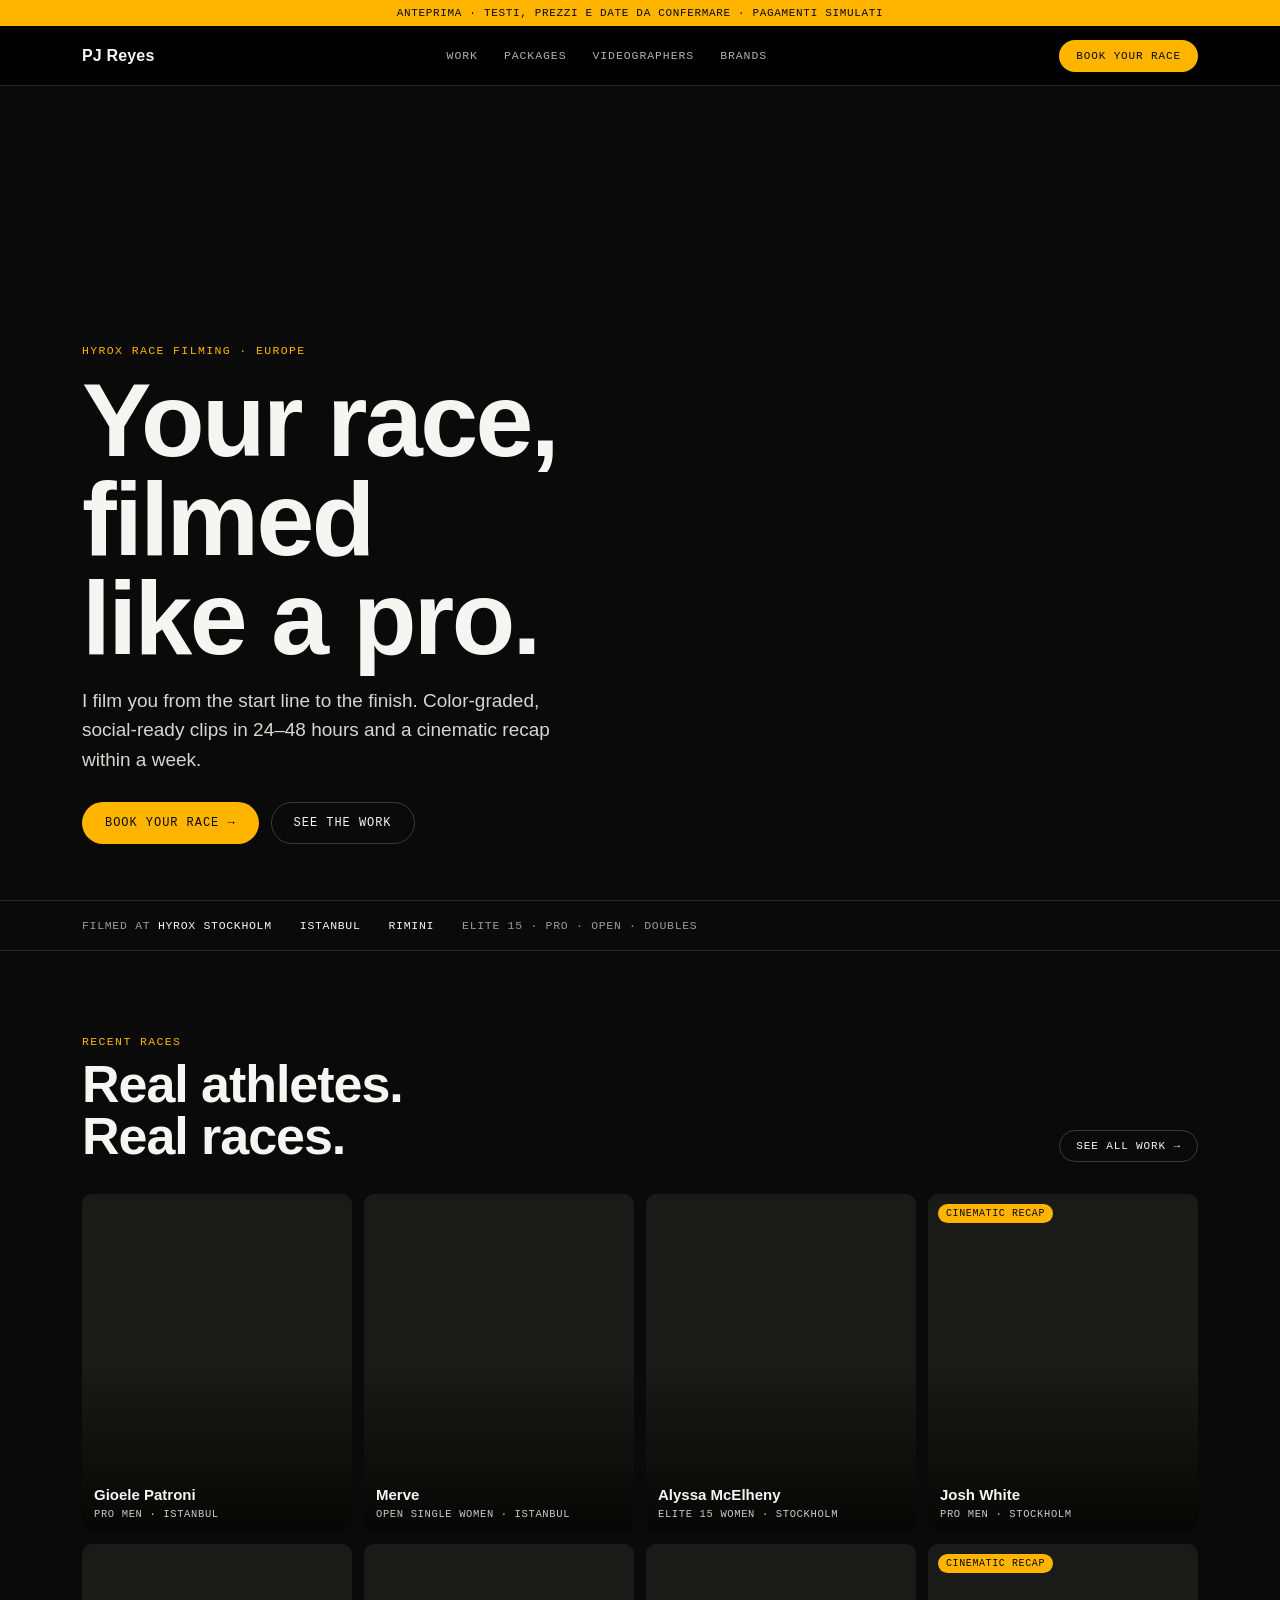
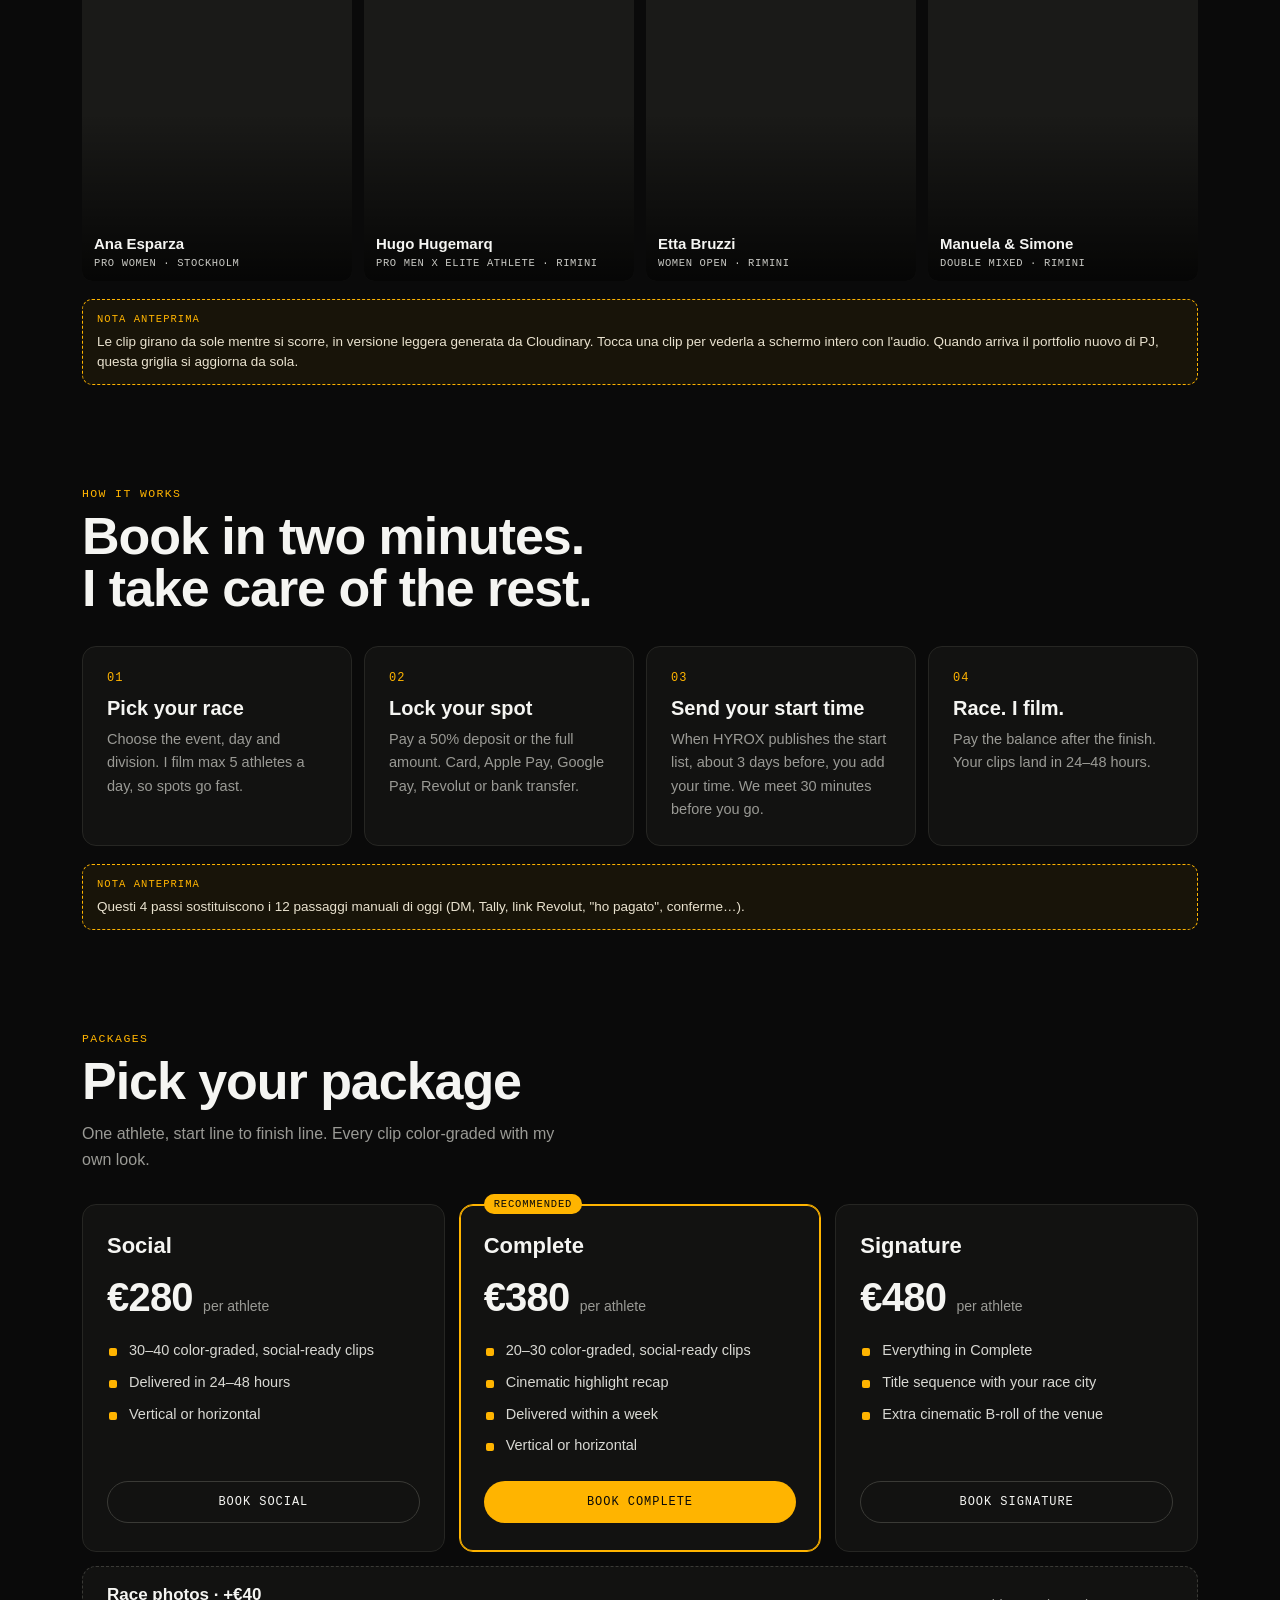
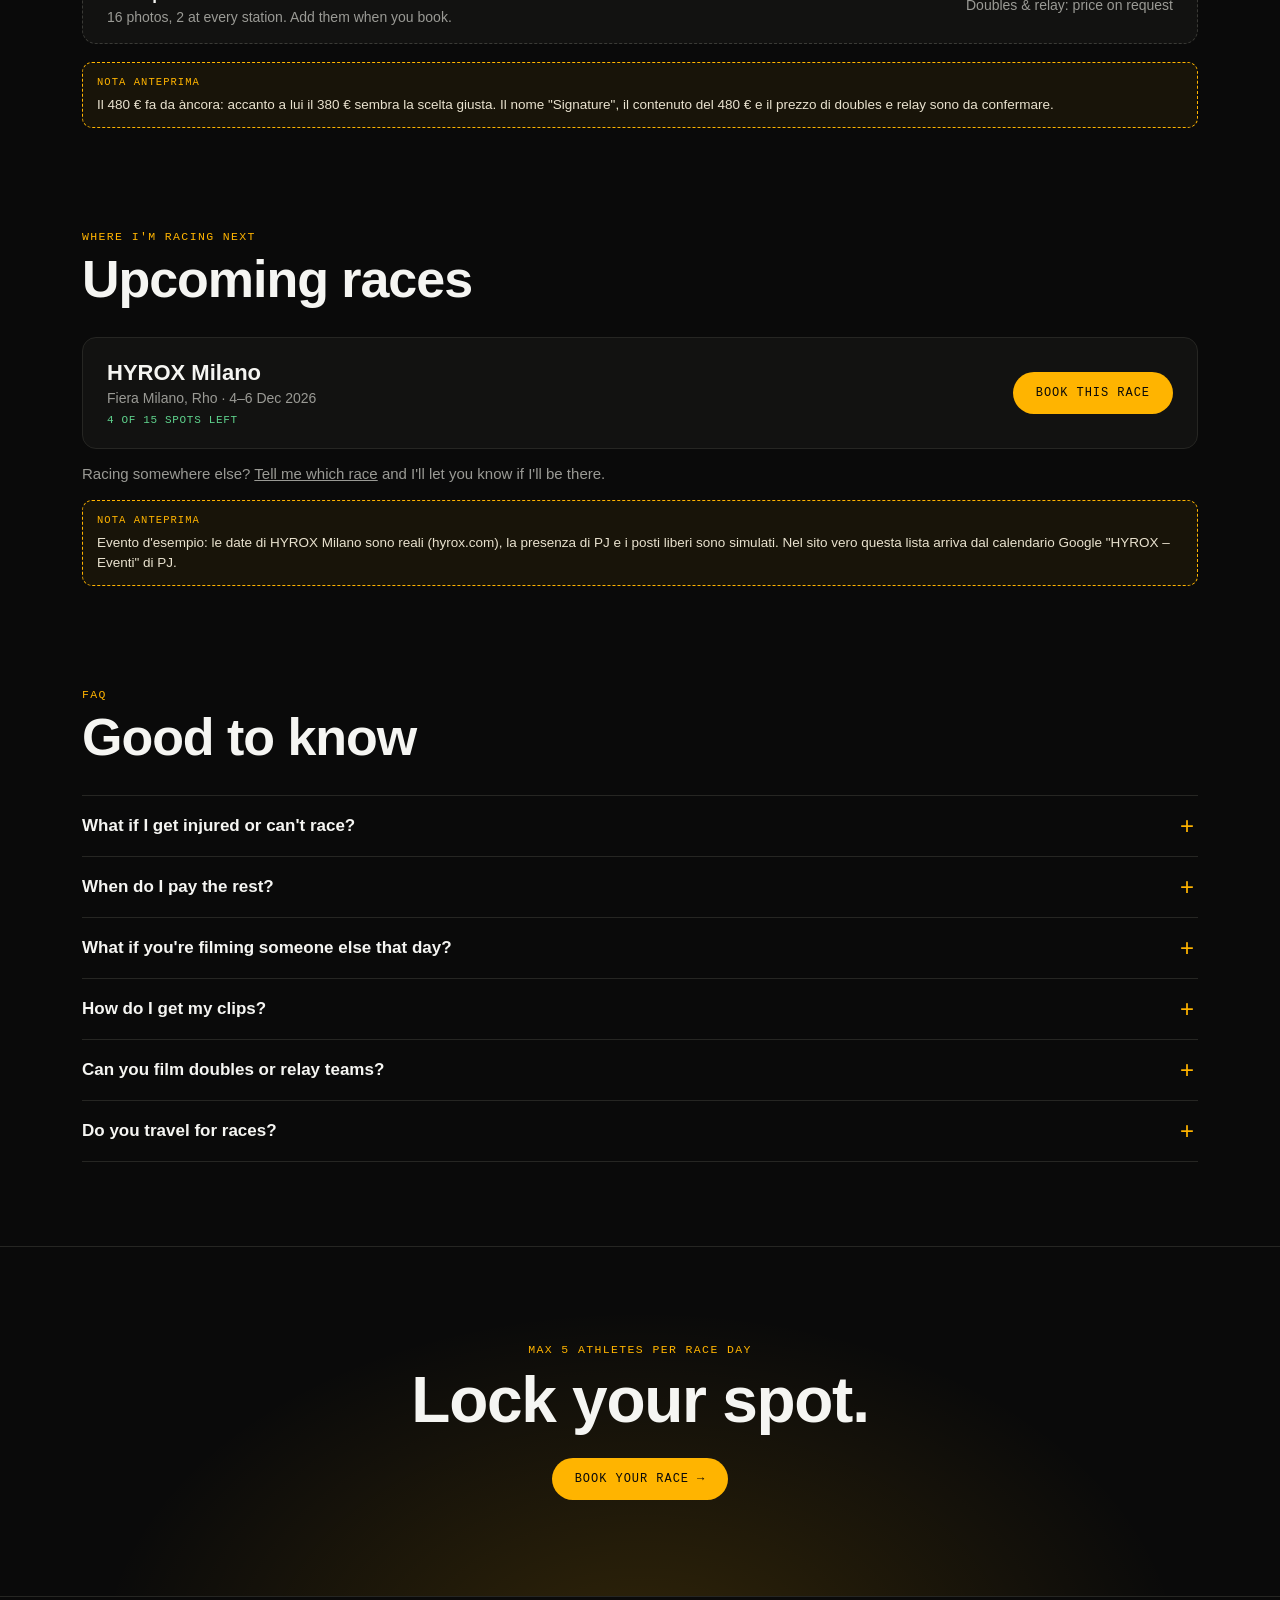
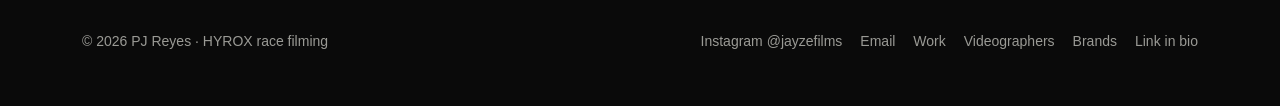
<file: anteprima/index.html>
<!DOCTYPE html>
<html lang="en">
<head>
<meta charset="UTF-8">
<meta name="viewport" content="width=device-width, initial-scale=1.0">
<meta name="robots" content="noindex, nofollow">
<title>PJ Reyes — HYROX race filming (preview)</title>
<link rel="preconnect" href="https://api.fontshare.com">
<link href="https://api.fontshare.com/v2/css?f[]=switzer@700,600,500,400&display=swap" rel="stylesheet">
<link rel="stylesheet" href="anteprima.css">
</head>
<body data-page="home">

<section class="hero">
  <video id="heroVideo" class="hero-video" muted loop playsinline preload="none" aria-hidden="true"></video>
  <div class="wrap hero-content">
    <div class="eyebrow">HYROX race filming · Europe</div>
    <h1>Your race, filmed like a pro.</h1>
    <p>I film you from the start line to the finish. Color-graded, social-ready clips in 24–48 hours and a cinematic recap within a week.</p>
    <div class="hero-ctas">
      <a class="btn btn-primary" href="prenota.html">Book your race →</a>
      <a class="btn btn-ghost" href="#work">See the work</a>
    </div>
  </div>
</section>

<div class="proof"><div class="wrap">
  <span>Filmed at <strong>HYROX Stockholm</strong></span>
  <span><strong>Istanbul</strong></span>
  <span><strong>Rimini</strong></span>
  <span>Elite 15 · Pro · Open · Doubles</span>
</div></div>

<section class="section" id="work"><div class="wrap">
  <div class="section-head">
    <div><div class="eyebrow">Recent races</div><h2>Real athletes.<br>Real races.</h2></div>
    <a class="btn btn-ghost btn-sm" href="portfolio.html">See all work →</a>
  </div>
  <div class="tiles tiles-4" id="workGrid"></div>
  <div class="mock-note">Le clip girano da sole mentre si scorre, in versione leggera generata da Cloudinary. Tocca una clip per vederla a schermo intero con l'audio. Quando arriva il portfolio nuovo di PJ, questa griglia si aggiorna da sola.</div>
</div></section>

<section class="section" id="how" style="padding-top:0"><div class="wrap">
  <div class="section-head">
    <div><div class="eyebrow">How it works</div><h2>Book in two minutes.<br>I take care of the rest.</h2></div>
  </div>
  <div class="steps">
    <div class="step"><div class="step-num">01</div><h3>Pick your race</h3><p>Choose the event, day and division. I film max 5 athletes a day, so spots go fast.</p></div>
    <div class="step"><div class="step-num">02</div><h3>Lock your spot</h3><p>Pay a 50% deposit or the full amount. Card, Apple Pay, Google Pay, Revolut or bank transfer.</p></div>
    <div class="step"><div class="step-num">03</div><h3>Send your start time</h3><p>When HYROX publishes the start list, about 3 days before, you add your time. We meet 30 minutes before you go.</p></div>
    <div class="step"><div class="step-num">04</div><h3>Race. I film.</h3><p>Pay the balance after the finish. Your clips land in 24–48 hours.</p></div>
  </div>
  <div class="mock-note">Questi 4 passi sostituiscono i 12 passaggi manuali di oggi (DM, Tally, link Revolut, "ho pagato", conferme…).</div>
</div></section>

<section class="section" id="packages" style="padding-top:0"><div class="wrap">
  <div class="section-head">
    <div><div class="eyebrow">Packages</div><h2>Pick your package</h2>
    <p class="section-lead">One athlete, start line to finish line. Every clip color-graded with my own look.</p></div>
  </div>
  <div class="packages" id="packageCards"></div>
  <div class="addon">
    <div><strong>Race photos · +€40</strong><div class="muted" style="font-size:14px;margin-top:4px">16 photos, 2 at every station. Add them when you book.</div></div>
    <span class="muted" style="font-size:14px">Doubles &amp; relay: price on request</span>
  </div>
  <div class="mock-note">Il 480 € fa da àncora: accanto a lui il 380 € sembra la scelta giusta. Il nome "Signature", il contenuto del 480 € e il prezzo di doubles e relay sono da confermare.</div>
</div></section>

<section class="section" id="races" style="padding-top:0"><div class="wrap">
  <div class="section-head">
    <div><div class="eyebrow">Where I'm racing next</div><h2>Upcoming races</h2></div>
  </div>
  <div id="raceList"></div>
  <p class="muted" style="margin-top:16px;font-size:15px">Racing somewhere else? <a href="prenota.html">Tell me which race</a> and I'll let you know if I'll be there.</p>
  <div class="mock-note">Evento d'esempio: le date di HYROX Milano sono reali (hyrox.com), la presenza di PJ e i posti liberi sono simulati. Nel sito vero questa lista arriva dal calendario Google "HYROX – Eventi" di PJ.</div>
</div></section>

<section class="section" id="faq" style="padding-top:0"><div class="wrap">
  <div class="section-head"><div><div class="eyebrow">FAQ</div><h2>Good to know</h2></div></div>
  <div class="faq">
    <details><summary>What if I get injured or can't race?</summary><p>The deposit is non-refundable, but you can move it once to another race within 12 months, up to 3 days before your race. If I have to cancel, you get a full refund.</p></details>
    <details><summary>When do I pay the rest?</summary><p>Right after the race, by payment link or QR code. Or pay in full when you book and forget about it.</p></details>
    <details><summary>What if you're filming someone else that day?</summary><p>I take at most one athlete per division start block and 5 a day, so I can be there for your whole race.</p></details>
    <details><summary>How do I get my clips?</summary><p>Through a private link, sent by email as soon as they're ready.</p></details>
    <details><summary>Can you film doubles or relay teams?</summary><p>Yes. Prices on request: tell me about your team when you book.</p></details>
    <details><summary>Do you travel for races?</summary><p>Yes: I've filmed at HYROX Stockholm, Istanbul and Rimini. Check the upcoming races or tell me yours.</p></details>
  </div>
</div></section>

<section class="cta-band"><div class="wrap">
  <div class="eyebrow">Max 5 athletes per race day</div>
  <h2>Lock your spot.</h2>
  <a class="btn btn-primary" href="prenota.html">Book your race →</a>
</div></section>

<script src="../data.js"></script>
<script src="anteprima.js"></script>
</body>
</html>
</file>
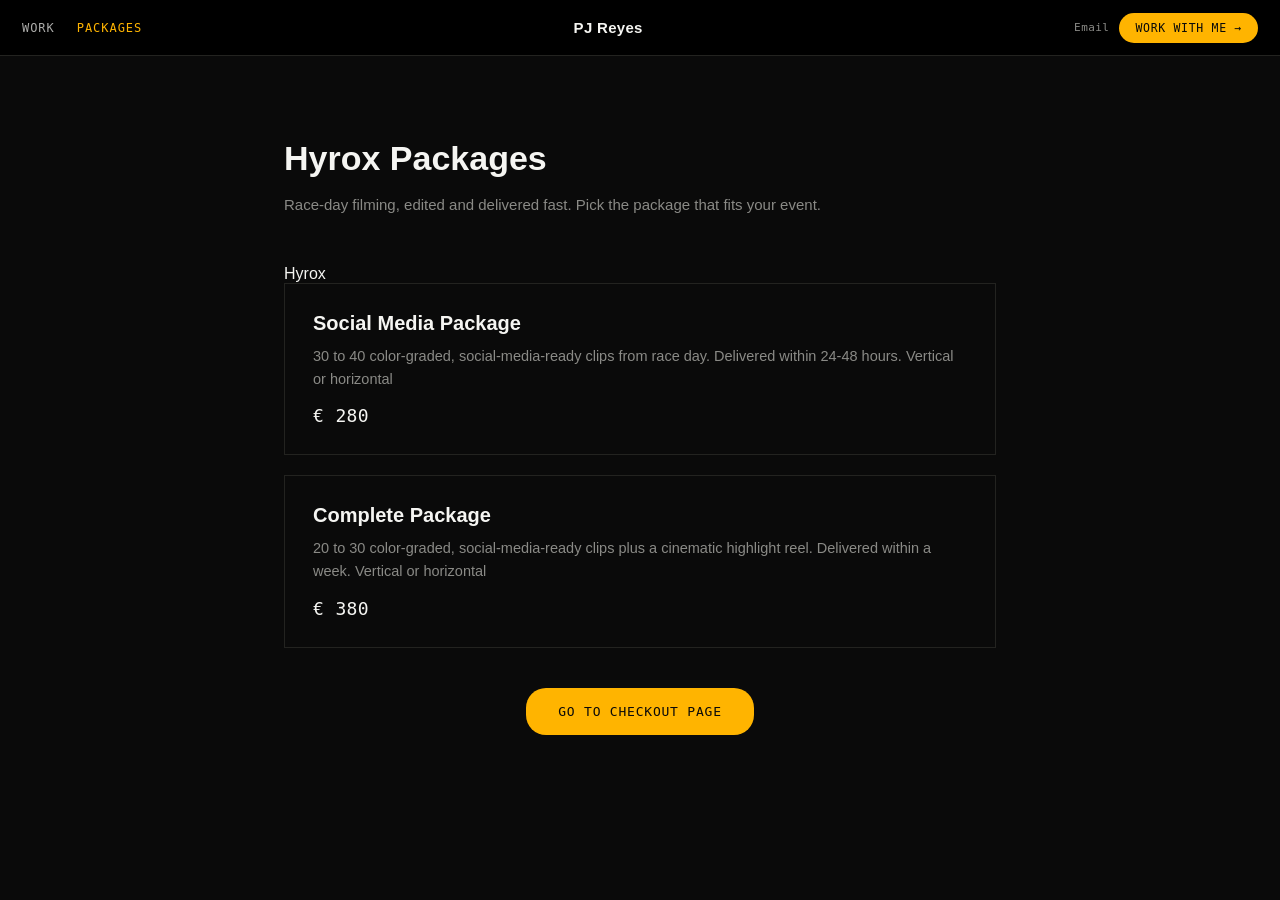
<file: packages.html>
<!DOCTYPE html>
<html lang="en">
<head>
<meta charset="UTF-8">
<meta name="viewport" content="width=device-width, initial-scale=1.0">
<title>PJ Reyes — Packages</title>
<meta name="description" content="Hyrox race-day filming packages by PJ Reyes. Pick the package that fits your event.">
<meta property="og:type" content="website">
<meta property="og:url" content="https://pjreyesfilms.com/packages.html">
<meta property="og:title" content="PJ Reyes — Hyrox Packages">
<meta property="og:description" content="Race-day filming, edited and delivered fast. Pick the package that fits your event.">
<meta property="og:image" content="https://res.cloudinary.com/dvam4kmk/video/upload/so_2,w_1200,h_630,c_fill,q_auto/v1785250132/Alyssa1_hsi7oh.jpg">
<meta property="og:image:width" content="1200">
<meta property="og:image:height" content="630">
<meta name="twitter:card" content="summary_large_image">
<link rel="preconnect" href="https://api.fontshare.com">
<link href="https://api.fontshare.com/v2/css?f[]=switzer@700,600,500,400&display=swap" rel="stylesheet">
<link rel="stylesheet" href="style.css">
</head>
<body data-page="packages">

<header>
  <div class="nav-left">
    <a class="navlink" href="index.html" data-page="work">Work</a>
    <a class="navlink" href="packages.html" data-page="packages">Packages</a>
  </div>
  <a class="brand" href="index.html">PJ Reyes</a>
  <div class="cta-wrap">
    <a class="cta-alt" href="mailto:" id="emailLink">Email</a>
    <a class="cta" href="#" id="igLink" target="_blank" rel="noopener">Work with me →</a>
  </div>
</header>

<div class="packages">
  <h1>Hyrox Packages</h1>
  <p class="intro">Race-day filming, edited and delivered fast. Pick the package that fits your event.</p>
  <div id="packagesList"></div>
  <a class="cta cta-bottom" href="#" id="checkoutPageBottom" target="_blank" rel="noopener">Go to checkout page</a>
</div>

<script src="data.js"></script>
<script src="main.js"></script>
</body>
</html>
</file>
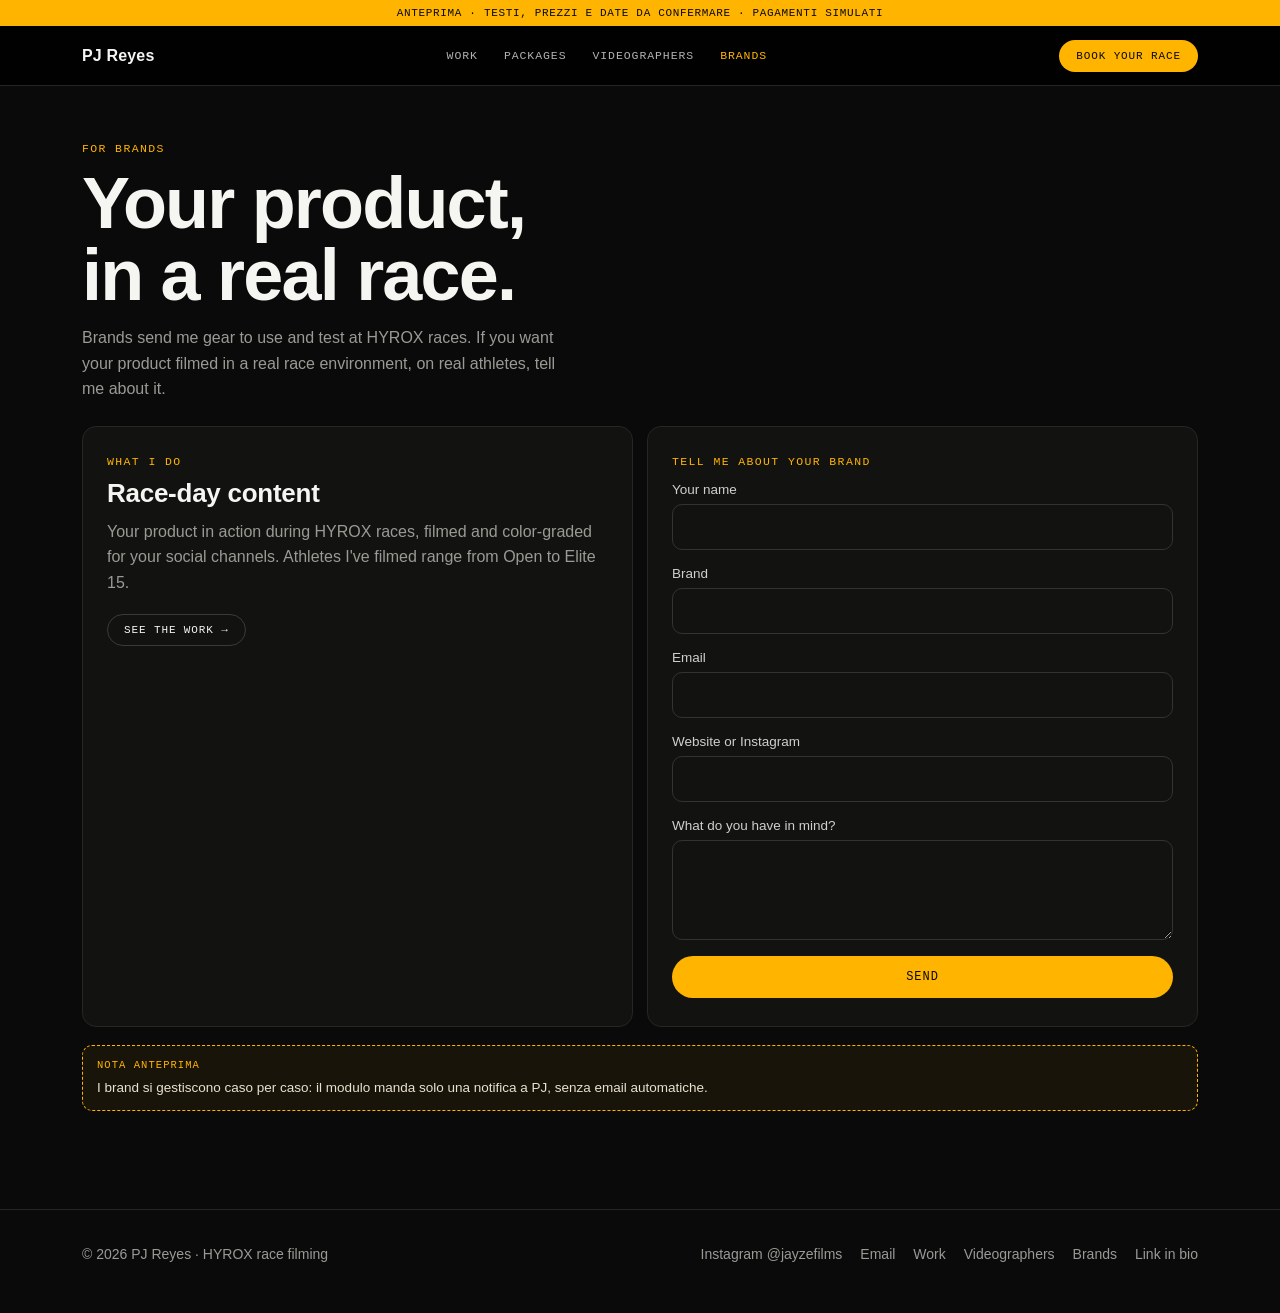
<file: anteprima/brand.html>
<!DOCTYPE html>
<html lang="en">
<head>
<meta charset="UTF-8">
<meta name="viewport" content="width=device-width, initial-scale=1.0">
<meta name="robots" content="noindex, nofollow">
<title>For brands — PJ Reyes (preview)</title>
<link rel="preconnect" href="https://api.fontshare.com">
<link href="https://api.fontshare.com/v2/css?f[]=switzer@700,600,500,400&display=swap" rel="stylesheet">
<link rel="stylesheet" href="anteprima.css">
</head>
<body data-page="brand">

<div class="wrap page-head">
  <div class="eyebrow">For brands</div>
  <h1>Your product,<br>in a real race.</h1>
  <p class="section-lead">Brands send me gear to use and test at HYROX races. If you want your product filmed in a real race environment, on real athletes, tell me about it.</p>
</div>

<div class="wrap" style="padding-bottom:80px">
  <div class="cards-2">
    <div class="card">
      <div class="eyebrow">What I do</div>
      <h2>Race-day content</h2>
      <p>Your product in action during HYROX races, filmed and color-graded for your social channels. Athletes I've filmed range from Open to Elite 15.</p>
      <a class="btn btn-ghost btn-sm" href="portfolio.html">See the work →</a>
    </div>
    <form class="card" data-simulate="I'll get back to you soon. (Simulated: nothing was sent.)">
      <div class="eyebrow">Tell me about your brand</div>
      <div class="field" style="margin-top:14px"><label for="b-name">Your name</label><input id="b-name" name="name" required autocomplete="name"></div>
      <div class="field"><label for="b-brand">Brand</label><input id="b-brand" name="brand" required></div>
      <div class="field"><label for="b-email">Email</label><input id="b-email" name="email" type="email" required autocomplete="email"></div>
      <div class="field"><label for="b-web">Website or Instagram</label><input id="b-web" name="web"></div>
      <div class="field"><label for="b-msg">What do you have in mind?</label><textarea id="b-msg" name="message" rows="4" required></textarea></div>
      <button class="btn btn-primary btn-block" type="submit">Send</button>
    </form>
  </div>
  <div class="mock-note">I brand si gestiscono caso per caso: il modulo manda solo una notifica a PJ, senza email automatiche.</div>
</div>

<script src="anteprima.js"></script>
</body>
</html>
</file>
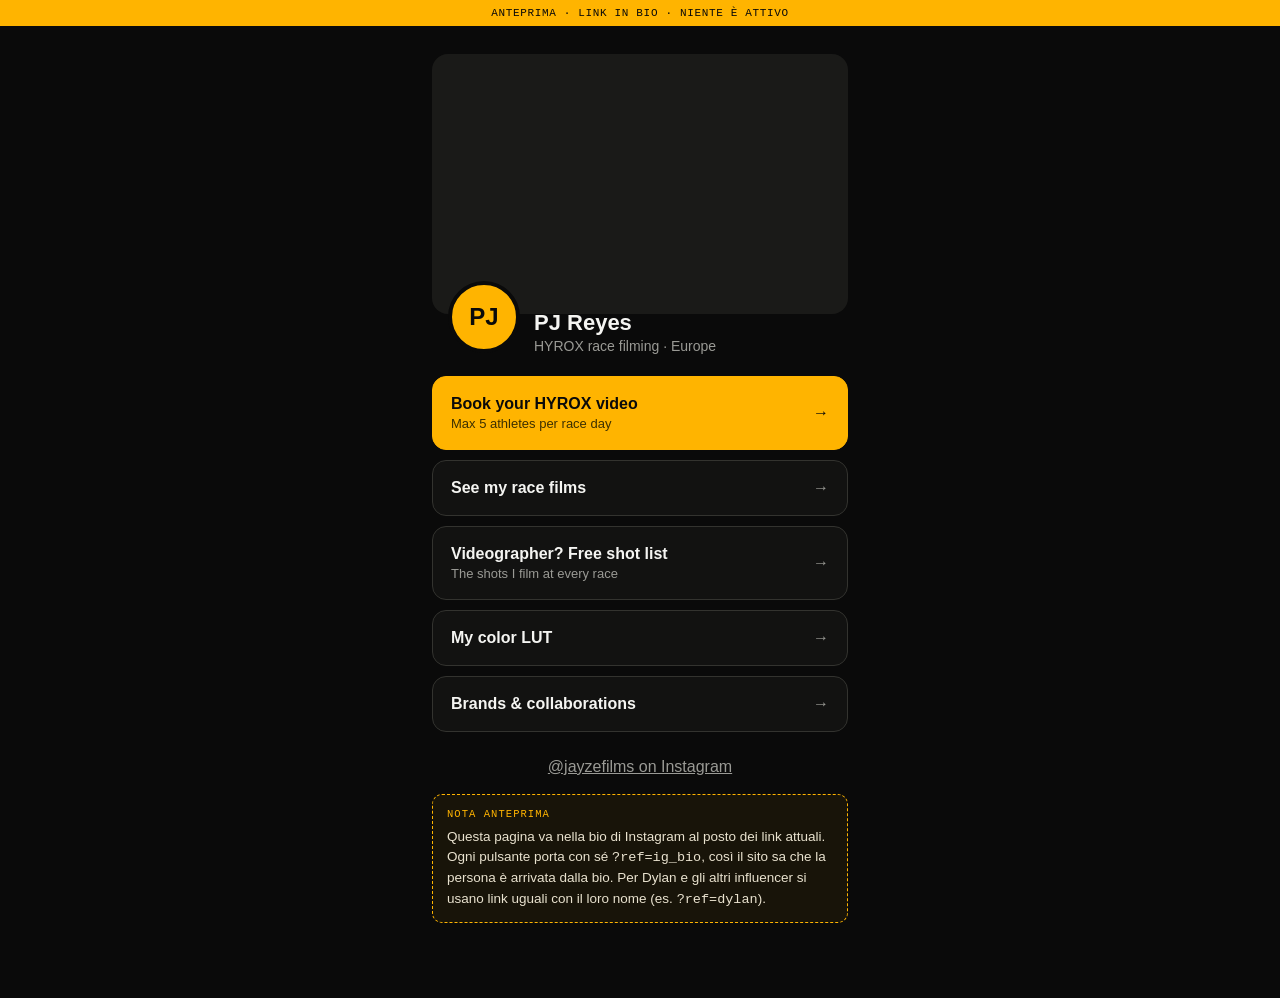
<file: anteprima/links.html>
<!DOCTYPE html>
<html lang="en">
<head>
<meta charset="UTF-8">
<meta name="viewport" content="width=device-width, initial-scale=1.0">
<meta name="robots" content="noindex, nofollow">
<title>PJ Reyes — Links (preview)</title>
<link rel="preconnect" href="https://api.fontshare.com">
<link href="https://api.fontshare.com/v2/css?f[]=switzer@700,600,500,400&display=swap" rel="stylesheet">
<link rel="stylesheet" href="anteprima.css">
</head>
<body data-page="links">

<div class="preview-banner">Anteprima · link in bio · niente è attivo</div>

<main class="bio">
  <div class="bio-reel"><video id="bioReel" muted loop playsinline preload="none" aria-hidden="true"></video></div>
  <div class="bio-id">
    <div class="bio-avatar">PJ</div>
    <div><h1>PJ Reyes</h1><p>HYROX race filming · Europe</p></div>
  </div>

  <nav class="bio-links">
    <a class="bio-link primary" href="prenota.html?ref=ig_bio"><span>Book your HYROX video<small>Max 5 athletes per race day</small></span><span>→</span></a>
    <a class="bio-link" href="portfolio.html?ref=ig_bio"><span>See my race films</span><span>→</span></a>
    <a class="bio-link" href="videografi.html?ref=ig_bio#shotlist"><span>Videographer? Free shot list<small>The shots I film at every race</small></span><span>→</span></a>
    <a class="bio-link" href="videografi.html?ref=ig_bio#lut"><span>My color LUT</span><span>→</span></a>
    <a class="bio-link" href="brand.html?ref=ig_bio"><span>Brands &amp; collaborations</span><span>→</span></a>
  </nav>

  <p style="text-align:center;margin:26px 0 0"><a class="muted" href="https://instagram.com/jayzefilms" target="_blank" rel="noopener">@jayzefilms on Instagram</a></p>

  <div class="mock-note">Questa pagina va nella bio di Instagram al posto dei link attuali. Ogni pulsante porta con sé <code>?ref=ig_bio</code>, così il sito sa che la persona è arrivata dalla bio. Per Dylan e gli altri influencer si usano link uguali con il loro nome (es. <code>?ref=dylan</code>).</div>
</main>

<script src="anteprima.js"></script>
</body>
</html>
</file>
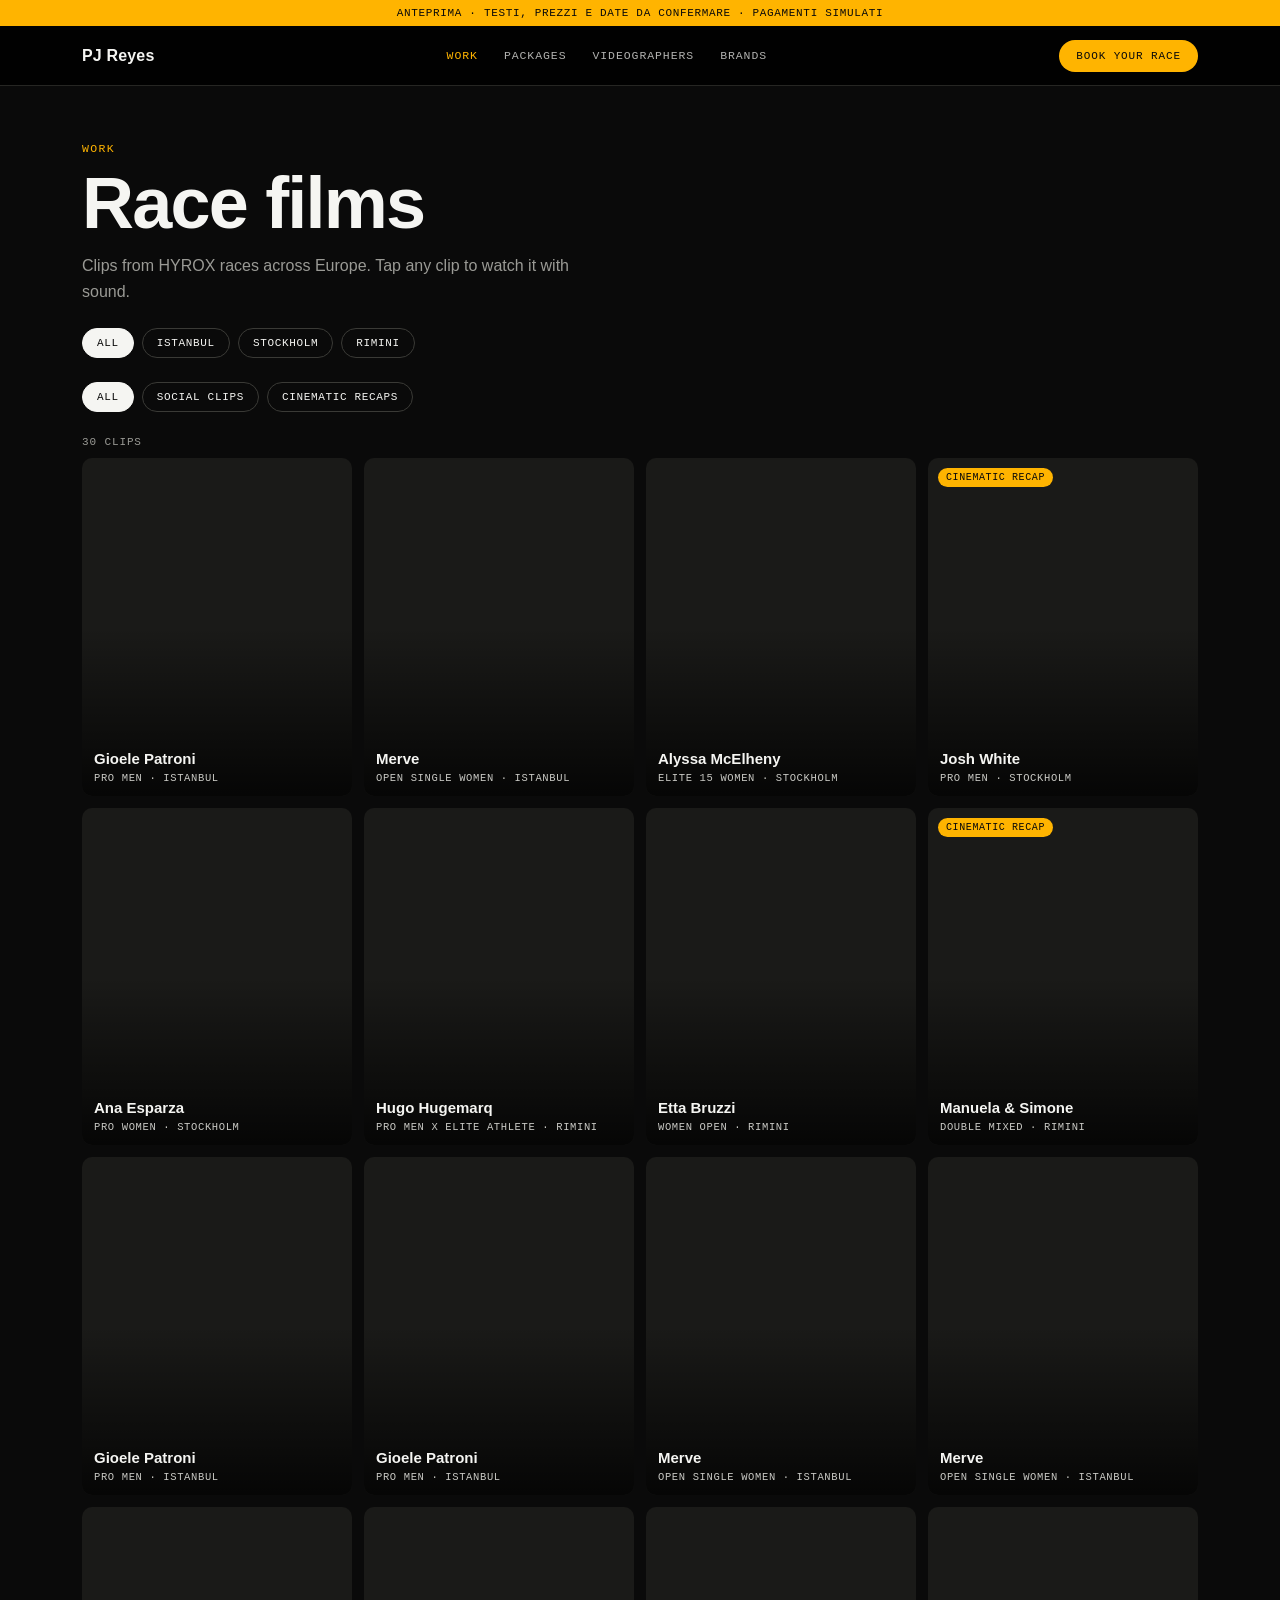
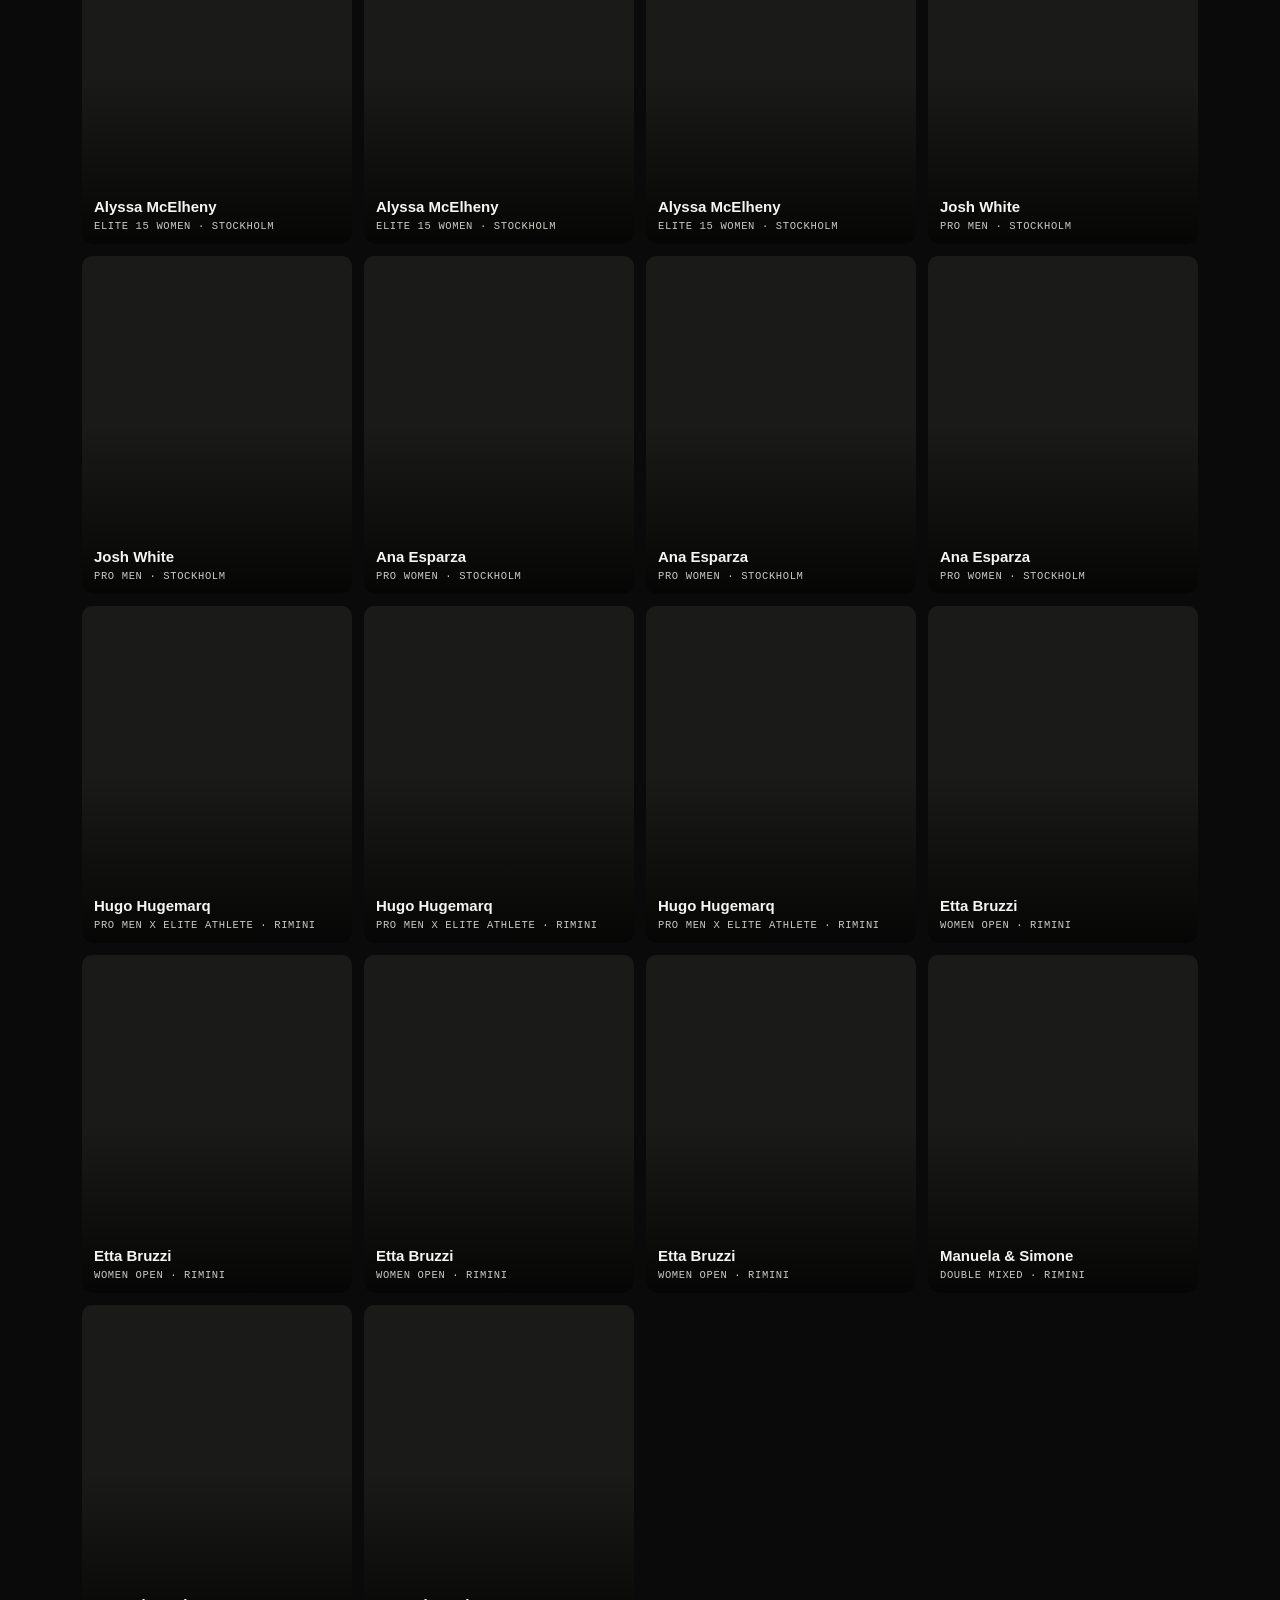
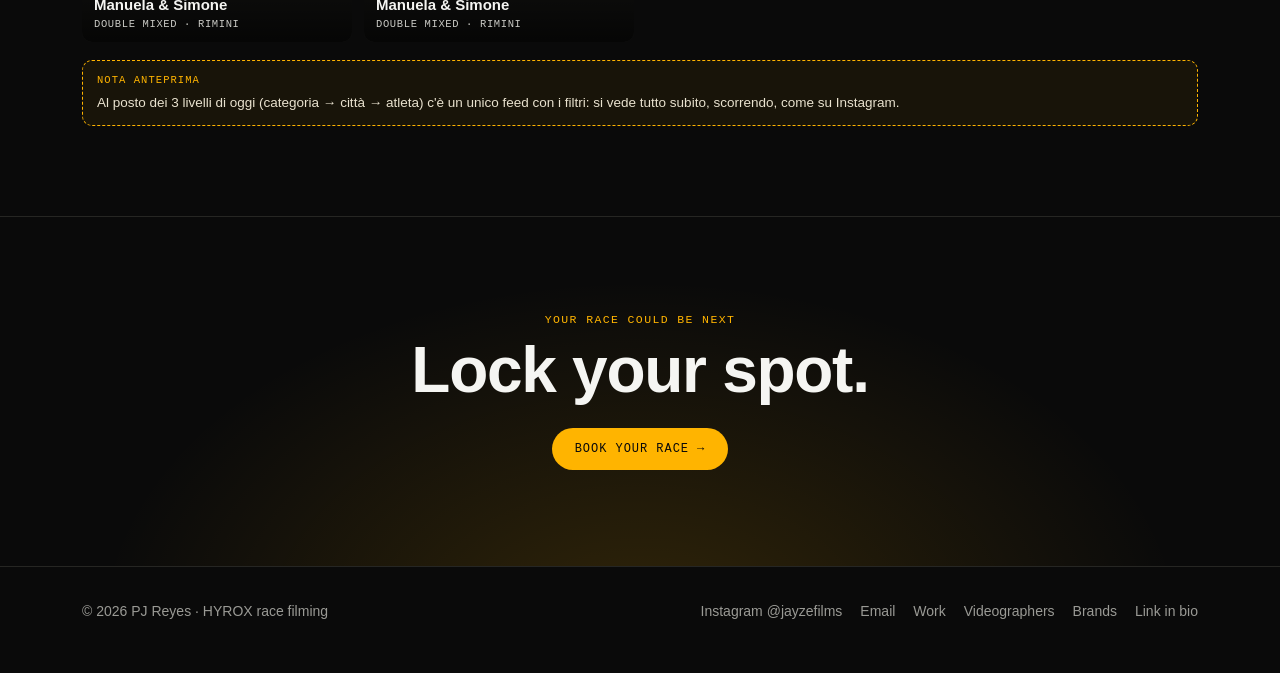
<file: anteprima/portfolio.html>
<!DOCTYPE html>
<html lang="en">
<head>
<meta charset="UTF-8">
<meta name="viewport" content="width=device-width, initial-scale=1.0">
<meta name="robots" content="noindex, nofollow">
<title>Work — PJ Reyes (preview)</title>
<link rel="preconnect" href="https://api.fontshare.com">
<link href="https://api.fontshare.com/v2/css?f[]=switzer@700,600,500,400&display=swap" rel="stylesheet">
<link rel="stylesheet" href="anteprima.css">
</head>
<body data-page="portfolio">

<div class="wrap page-head">
  <div class="eyebrow">Work</div>
  <h1>Race films</h1>
  <p class="section-lead">Clips from HYROX races across Europe. Tap any clip to watch it with sound.</p>
</div>

<div class="wrap" style="padding-bottom:72px">
  <div class="chips" id="cityChips" aria-label="Filter by city"></div>
  <div class="chips" id="typeChips" aria-label="Filter by type"></div>
  <div class="label" id="portfolioCount" style="margin-top:4px"></div>
  <div class="tiles tiles-4" id="portfolioGrid"></div>
  <div class="mock-note">Al posto dei 3 livelli di oggi (categoria → città → atleta) c'è un unico feed con i filtri: si vede tutto subito, scorrendo, come su Instagram.</div>
</div>

<section class="cta-band"><div class="wrap">
  <div class="eyebrow">Your race could be next</div>
  <h2>Lock your spot.</h2>
  <a class="btn btn-primary" href="prenota.html">Book your race →</a>
</div></section>

<script src="../data.js"></script>
<script src="anteprima.js"></script>
</body>
</html>
</file>
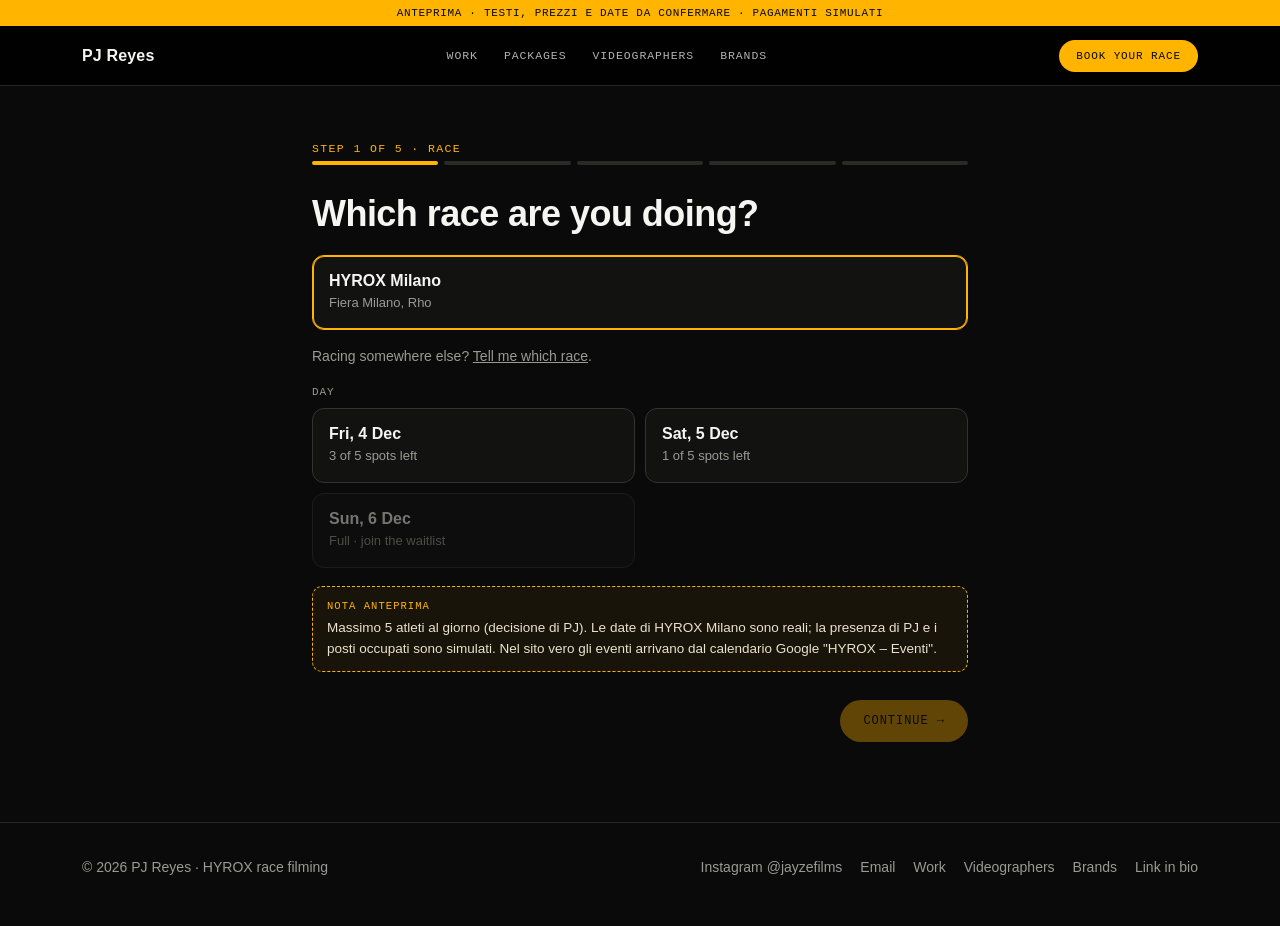
<file: anteprima/prenota.html>
<!DOCTYPE html>
<html lang="en">
<head>
<meta charset="UTF-8">
<meta name="viewport" content="width=device-width, initial-scale=1.0">
<meta name="robots" content="noindex, nofollow">
<title>Book your race — PJ Reyes (preview)</title>
<link rel="preconnect" href="https://api.fontshare.com">
<link href="https://api.fontshare.com/v2/css?f[]=switzer@700,600,500,400&display=swap" rel="stylesheet">
<link rel="stylesheet" href="anteprima.css">
</head>
<body data-page="booking">

<div class="wrap wizard">
  <div class="page-head" style="padding-bottom:0"><div class="eyebrow" id="stepLabel"></div></div>
  <div class="progress" id="progress"></div>
  <div id="wizardBody" aria-live="polite"></div>
  <div class="wizard-nav" id="wizardNav">
    <button class="btn btn-ghost" id="backBtn" type="button">← Back</button>
    <button class="btn btn-primary" id="nextBtn" type="button">Continue →</button>
  </div>
</div>

<script src="anteprima.js"></script>
</body>
</html>
</file>
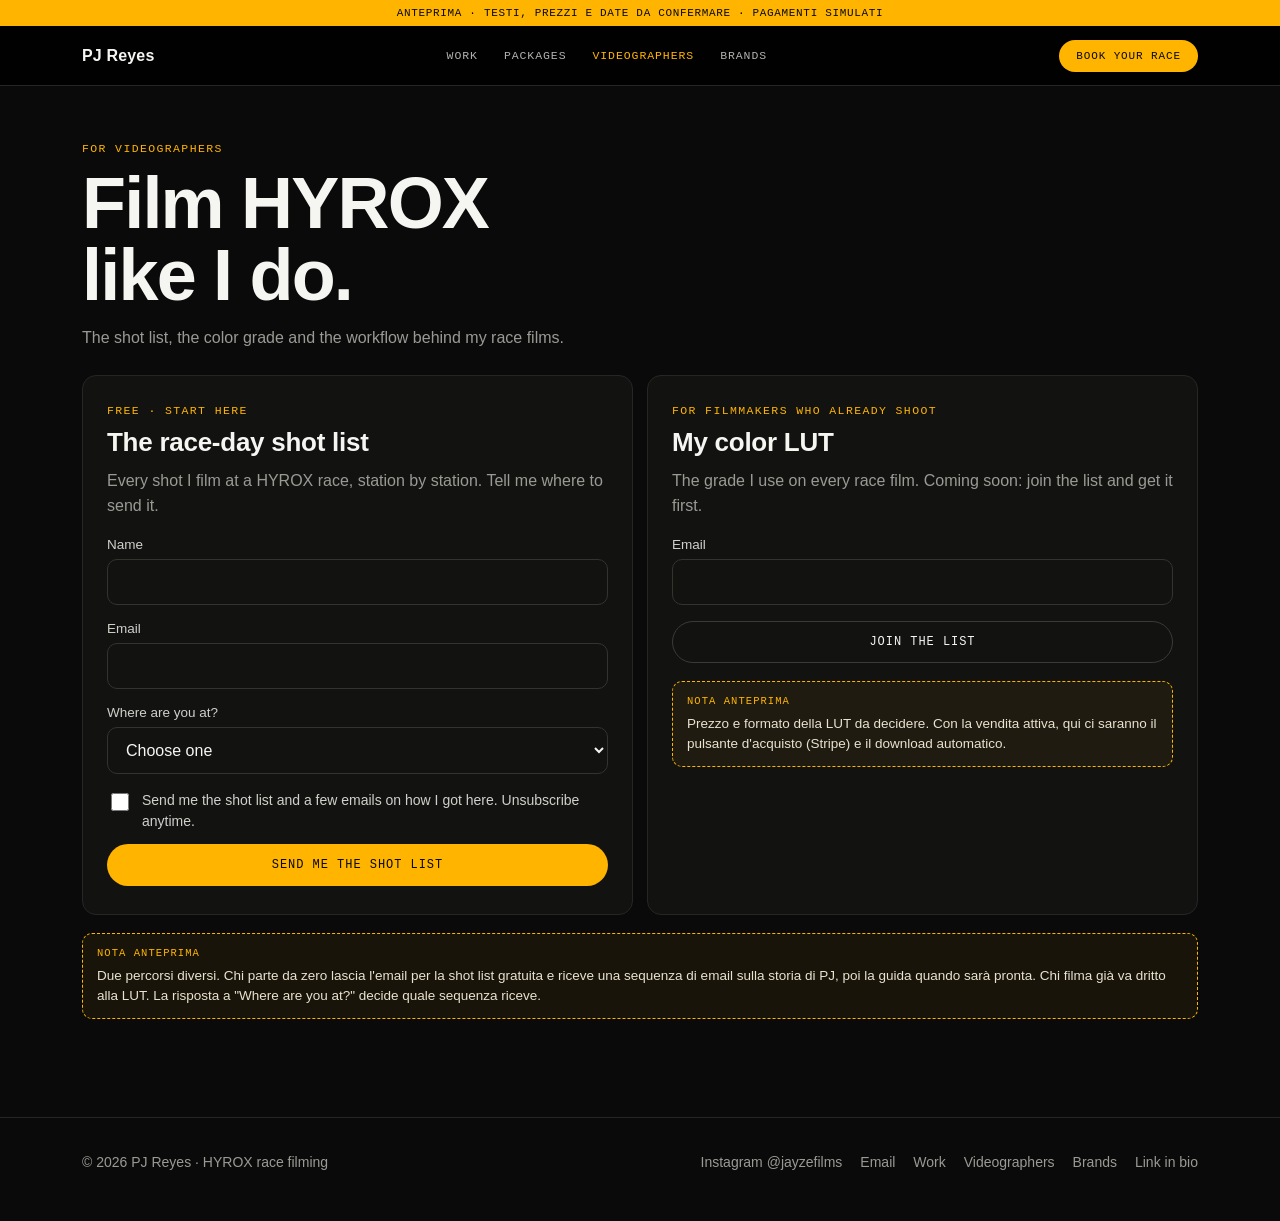
<file: anteprima/videografi.html>
<!DOCTYPE html>
<html lang="en">
<head>
<meta charset="UTF-8">
<meta name="viewport" content="width=device-width, initial-scale=1.0">
<meta name="robots" content="noindex, nofollow">
<title>For videographers — PJ Reyes (preview)</title>
<link rel="preconnect" href="https://api.fontshare.com">
<link href="https://api.fontshare.com/v2/css?f[]=switzer@700,600,500,400&display=swap" rel="stylesheet">
<link rel="stylesheet" href="anteprima.css">
</head>
<body data-page="videographers">

<div class="wrap page-head">
  <div class="eyebrow">For videographers</div>
  <h1>Film HYROX<br>like I do.</h1>
  <p class="section-lead">The shot list, the color grade and the workflow behind my race films.</p>
</div>

<div class="wrap" style="padding-bottom:80px">
  <div class="cards-2">
    <section class="card" id="shotlist">
      <div class="eyebrow">Free · start here</div>
      <h2>The race-day shot list</h2>
      <p>Every shot I film at a HYROX race, station by station. Tell me where to send it.</p>
      <form data-simulate="Your shot list is on its way to your inbox. (Simulated: nothing was sent.)">
        <div class="field"><label for="v-name">Name</label><input id="v-name" name="name" required autocomplete="name"></div>
        <div class="field"><label for="v-email">Email</label><input id="v-email" name="email" type="email" required autocomplete="email"></div>
        <div class="field"><label for="v-level">Where are you at?</label>
          <select id="v-level" name="level" required>
            <option value="">Choose one</option>
            <option>I have a camera, never filmed a race</option>
            <option>I film, but not races yet</option>
            <option>I already film races</option>
          </select></div>
        <label class="check"><input type="checkbox" required><span>Send me the shot list and a few emails on how I got here. Unsubscribe anytime.</span></label>
        <button class="btn btn-primary btn-block" type="submit">Send me the shot list</button>
      </form>
    </section>

    <section class="card" id="lut">
      <div class="eyebrow">For filmmakers who already shoot</div>
      <h2>My color LUT</h2>
      <p>The grade I use on every race film. Coming soon: join the list and get it first.</p>
      <form data-simulate="You're on the list. (Simulated: nothing was sent.)">
        <div class="field"><label for="l-email">Email</label><input id="l-email" name="email" type="email" required autocomplete="email"></div>
        <button class="btn btn-ghost btn-block" type="submit">Join the list</button>
      </form>
      <div class="mock-note">Prezzo e formato della LUT da decidere. Con la vendita attiva, qui ci saranno il pulsante d'acquisto (Stripe) e il download automatico.</div>
    </section>
  </div>

  <div class="mock-note">Due percorsi diversi. Chi parte da zero lascia l'email per la shot list gratuita e riceve una sequenza di email sulla storia di PJ, poi la guida quando sarà pronta. Chi filma già va dritto alla LUT. La risposta a "Where are you at?" decide quale sequenza riceve.</div>
</div>

<script src="anteprima.js"></script>
</body>
</html>
</file>
<file: anteprima/anteprima.css>
/* Mockup of the new site (preview only). Same brand as the live site: black, #ffb400, Switzer. */
:root{
  --bg:#0a0a0a;
  --bg-2:#121211;
  --bg-3:#1a1a18;
  --fg:#f5f5f2;
  --muted:#9a9a95;
  --line:#262623;
  --accent:#ffb400;
  --accent-ink:#0a0a0a;
  --ok:#5fd38d;
  --mono:"JetBrains Mono","SF Mono",ui-monospace,Menlo,monospace;
  --grot:"Switzer","Helvetica Neue",Arial,sans-serif;
  --gutter:16px;
  --max:1180px;
  --radius:14px;
  --nav-h:60px;
}
@media (min-width:760px){ :root{ --gutter:32px; } }

*{box-sizing:border-box;}
[hidden]{display:none !important;} /* components below set display, which would otherwise override [hidden] */
html{scroll-behavior:smooth;}
html,body{margin:0;background:var(--bg);color:var(--fg);font-family:var(--grot);-webkit-font-smoothing:antialiased;}
body{overflow-x:hidden;}
img,video{display:block;max-width:100%;}
a{color:inherit;}
button{font:inherit;color:inherit;}
.wrap{max-width:var(--max);margin:0 auto;padding:0 var(--gutter);}
.eyebrow{font-family:var(--mono);font-size:11.5px;letter-spacing:0.12em;text-transform:uppercase;color:var(--accent);}
.muted{color:var(--muted);}

/* ---------- Preview banner + notes (Italian, for PJ only) ---------- */
.preview-banner{
  background:var(--accent);color:var(--accent-ink);
  font-family:var(--mono);font-size:11px;letter-spacing:0.06em;text-transform:uppercase;
  text-align:center;padding:7px var(--gutter);
}
.mock-note{
  border:1px dashed var(--accent);border-radius:10px;
  background:rgba(255,180,0,0.06);
  padding:12px 14px;margin:18px 0;
  font-size:13.5px;line-height:1.5;color:#e9e2cf;
}
.mock-note::before{
  content:"Nota anteprima";display:block;margin-bottom:4px;
  font-family:var(--mono);font-size:10.5px;letter-spacing:0.1em;text-transform:uppercase;color:var(--accent);
}

/* ---------- Header ---------- */
.site-header{
  position:sticky;top:0;z-index:50;height:var(--nav-h);
  background:rgba(0,0,0,0.82);backdrop-filter:blur(10px);-webkit-backdrop-filter:blur(10px);
  border-bottom:1px solid var(--line);
}
.site-header .wrap{height:100%;display:flex;align-items:center;justify-content:space-between;gap:16px;}
.brand{font-weight:700;font-size:16px;letter-spacing:0.01em;text-decoration:none;white-space:nowrap;}
.nav{display:none;gap:26px;}
.nav a{font-family:var(--mono);font-size:11.5px;letter-spacing:0.08em;text-transform:uppercase;text-decoration:none;opacity:0.72;}
.nav a:hover,.nav a.active{opacity:1;color:var(--accent);}
@media (min-width:860px){ .nav{display:flex;} }

/* ---------- Buttons ---------- */
.btn{
  display:inline-flex;align-items:center;justify-content:center;gap:8px;
  font-family:var(--mono);font-size:12px;letter-spacing:0.08em;text-transform:uppercase;
  text-decoration:none;cursor:pointer;
  padding:13px 22px;border-radius:999px;border:1px solid transparent;
  transition:transform .15s ease,opacity .2s ease,background .2s ease;
  white-space:nowrap;
}
.btn:active{transform:scale(0.98);}
.btn-primary{background:var(--accent);color:var(--accent-ink);}
.btn-primary:hover{opacity:0.88;}
.btn-ghost{border-color:#3a3a36;color:var(--fg);background:transparent;}
.btn-ghost:hover{border-color:var(--fg);}
.btn-sm{padding:9px 16px;font-size:11px;}
.btn-block{width:100%;}
.btn[disabled]{opacity:0.35;pointer-events:none;}

/* ---------- Hero ---------- */
.hero{position:relative;min-height:calc(100svh - var(--nav-h) - 26px);display:flex;align-items:flex-end;overflow:hidden;}
.hero-video{position:absolute;inset:0;width:100%;height:100%;object-fit:cover;}
.hero::after{content:"";position:absolute;inset:0;background:linear-gradient(to top,rgba(10,10,10,0.96) 6%,rgba(10,10,10,0.35) 55%,rgba(10,10,10,0.15));}
.hero-content{position:relative;z-index:2;padding-top:120px;padding-bottom:56px;width:100%;}
.hero h1{font-size:clamp(42px,9vw,104px);line-height:0.95;letter-spacing:-0.025em;margin:14px 0 18px;max-width:12ch;text-wrap:balance;}
.hero p{font-size:clamp(16px,2.1vw,19px);line-height:1.55;color:#d6d6d1;max-width:46ch;margin:0 0 28px;}
.hero-ctas{display:flex;flex-wrap:wrap;gap:12px;}

/* ---------- Proof strip ---------- */
.proof{border-top:1px solid var(--line);border-bottom:1px solid var(--line);padding:18px 0;}
.proof .wrap{display:flex;flex-wrap:wrap;gap:8px 28px;align-items:center;font-family:var(--mono);font-size:11.5px;letter-spacing:0.06em;text-transform:uppercase;color:var(--muted);}
.proof strong{color:var(--fg);font-weight:500;}

/* ---------- Sections ---------- */
.section{padding:84px 0;}
.section-head{display:flex;flex-wrap:wrap;align-items:flex-end;justify-content:space-between;gap:16px;margin-bottom:32px;}
.section h2{font-size:clamp(30px,5vw,52px);line-height:1;letter-spacing:-0.02em;margin:10px 0 0;}
.section-lead{color:var(--muted);font-size:16px;line-height:1.6;max-width:56ch;margin:14px 0 0;}

/* ---------- Video tiles (portrait, autoplay) ---------- */
.tiles{display:grid;grid-template-columns:repeat(2,1fr);gap:8px;}
@media (min-width:760px){ .tiles{grid-template-columns:repeat(3,1fr);gap:12px;} }
@media (min-width:1080px){ .tiles.tiles-4{grid-template-columns:repeat(4,1fr);} }
.tile{
  position:relative;aspect-ratio:4/5;overflow:hidden;border-radius:10px;
  background:var(--bg-3);border:0;padding:0;cursor:pointer;text-align:left;width:100%;
}
.tile video{width:100%;height:100%;object-fit:cover;transition:transform .6s cubic-bezier(.2,.7,.2,1);}
.tile::after{content:"";position:absolute;inset:0;background:linear-gradient(to top,rgba(0,0,0,0.78),rgba(0,0,0,0) 50%);pointer-events:none;}
.tile-info{position:absolute;left:12px;right:12px;bottom:12px;z-index:2;pointer-events:none;}
.tile-name{font-weight:600;font-size:15px;line-height:1.2;}
.tile-meta{font-family:var(--mono);font-size:10.5px;letter-spacing:0.06em;text-transform:uppercase;color:#c9c9c4;margin-top:4px;}
.tile-tag{position:absolute;top:10px;left:10px;z-index:2;font-family:var(--mono);font-size:10px;letter-spacing:0.06em;text-transform:uppercase;background:rgba(0,0,0,0.6);padding:4px 8px;border-radius:999px;}
.tile-tag.cine{background:var(--accent);color:var(--accent-ink);}
@media (hover:hover){ .tile:hover video{transform:scale(1.04);} }

/* ---------- Steps ---------- */
.steps{display:grid;gap:12px;counter-reset:step;}
@media (min-width:760px){ .steps{grid-template-columns:repeat(2,1fr);} }
@media (min-width:1080px){ .steps{grid-template-columns:repeat(4,1fr);} }
.step{background:var(--bg-2);border:1px solid var(--line);border-radius:var(--radius);padding:24px;}
.step-num{font-family:var(--mono);font-size:12px;color:var(--accent);letter-spacing:0.08em;}
.step h3{font-size:20px;margin:12px 0 8px;}
.step p{color:var(--muted);font-size:14.5px;line-height:1.6;margin:0;}

/* ---------- Packages ---------- */
.packages{display:grid;gap:14px;}
@media (min-width:900px){ .packages{grid-template-columns:repeat(3,1fr);} }
.pkg{position:relative;display:flex;flex-direction:column;background:var(--bg-2);border:1px solid var(--line);border-radius:var(--radius);padding:28px 24px;}
.pkg.featured{border-color:var(--accent);box-shadow:0 0 0 1px var(--accent) inset;}
.pkg-badge{position:absolute;top:-11px;left:24px;background:var(--accent);color:var(--accent-ink);font-family:var(--mono);font-size:10.5px;letter-spacing:0.08em;text-transform:uppercase;padding:4px 10px;border-radius:999px;}
.pkg h3{font-size:22px;margin:0 0 6px;}
.pkg-price{font-size:40px;font-weight:700;letter-spacing:-0.02em;margin:10px 0 4px;}
.pkg-price small{font-size:14px;font-weight:500;color:var(--muted);letter-spacing:0;}
.pkg ul{list-style:none;padding:0;margin:16px 0 24px;display:grid;gap:10px;}
.pkg li{position:relative;padding-left:22px;font-size:14.5px;line-height:1.5;color:#d8d8d3;}
.pkg li::before{content:"";position:absolute;left:2px;top:8px;width:8px;height:8px;border-radius:2px;background:var(--accent);}
.pkg .btn{margin-top:auto;}
.addon{display:flex;flex-wrap:wrap;align-items:center;justify-content:space-between;gap:12px;margin-top:14px;background:var(--bg-2);border:1px dashed #3a3a36;border-radius:var(--radius);padding:18px 24px;}
.addon strong{font-size:17px;}

/* ---------- Races ---------- */
.race{display:flex;flex-wrap:wrap;align-items:center;justify-content:space-between;gap:16px;background:var(--bg-2);border:1px solid var(--line);border-radius:var(--radius);padding:22px 24px;}
.race h3{margin:0 0 4px;font-size:22px;}
.race .muted{font-size:14px;}
.spots{font-family:var(--mono);font-size:11px;letter-spacing:0.06em;text-transform:uppercase;color:var(--ok);}

/* ---------- FAQ ---------- */
.faq{border-top:1px solid var(--line);}
.faq details{border-bottom:1px solid var(--line);}
.faq summary{cursor:pointer;list-style:none;padding:20px 32px 20px 0;font-size:17px;font-weight:600;position:relative;}
.faq summary::-webkit-details-marker{display:none;}
.faq summary::after{content:"+";position:absolute;right:4px;top:16px;font-size:24px;font-weight:400;color:var(--accent);}
.faq details[open] summary::after{content:"–";}
.faq p{margin:0 0 20px;color:var(--muted);line-height:1.65;max-width:70ch;}

/* ---------- CTA band + footer ---------- */
.cta-band{text-align:center;padding:96px 0;border-top:1px solid var(--line);background:radial-gradient(ellipse at 50% 120%,rgba(255,180,0,0.16),transparent 60%);}
.cta-band h2{font-size:clamp(32px,6vw,64px);letter-spacing:-0.02em;line-height:1;margin:12px 0 26px;}
.site-footer{border-top:1px solid var(--line);padding:36px 0 48px;font-size:14px;color:var(--muted);}
.site-footer .wrap{display:flex;flex-wrap:wrap;justify-content:space-between;gap:16px;}
.site-footer nav{display:flex;flex-wrap:wrap;gap:18px;}
.site-footer a{text-decoration:none;}
.site-footer a:hover{color:var(--fg);}

/* ---------- Page heading (inner pages) ---------- */
.page-head{padding-top:56px;padding-bottom:24px;}
.page-head h1{font-size:clamp(36px,7vw,72px);letter-spacing:-0.025em;line-height:1;margin:12px 0 12px;}

/* ---------- Chips (portfolio filters) ---------- */
.chips{display:flex;gap:8px;overflow-x:auto;padding-bottom:6px;margin-bottom:18px;scrollbar-width:none;}
.chips::-webkit-scrollbar{display:none;}
.chip{flex:none;border:1px solid #3a3a36;background:transparent;border-radius:999px;padding:8px 14px;font-family:var(--mono);font-size:11px;letter-spacing:0.06em;text-transform:uppercase;cursor:pointer;}
.chip[aria-pressed="true"]{background:var(--fg);color:var(--bg);border-color:var(--fg);}
.empty{color:var(--muted);padding:40px 0;}

/* ---------- Lightbox ---------- */
.lightbox{position:fixed;inset:0;z-index:200;display:none;align-items:center;justify-content:center;background:rgba(0,0,0,0.95);}
.lightbox.open{display:flex;}
.lightbox video{max-width:94vw;max-height:88vh;}
.lightbox-close{position:absolute;top:14px;right:16px;background:none;border:0;font-size:26px;cursor:pointer;color:var(--fg);padding:8px;}
.lightbox-caption{position:absolute;bottom:18px;left:0;right:0;text-align:center;font-family:var(--mono);font-size:11px;letter-spacing:0.06em;text-transform:uppercase;color:var(--muted);}

/* ---------- Forms ---------- */
.field{display:grid;gap:7px;margin-bottom:16px;}
.field label{font-size:13.5px;color:#d0d0cb;}
.field input,.field select,.field textarea{
  width:100%;background:var(--bg-2);color:var(--fg);border:1px solid #33332f;border-radius:10px;
  padding:13px 14px;font:inherit;font-size:16px; /* 16px avoids iOS zoom on focus */
}
.field input:focus,.field select:focus,.field textarea:focus{outline:none;border-color:var(--accent);}
.check{display:flex;gap:10px;align-items:flex-start;font-size:14px;line-height:1.5;color:#d0d0cb;margin-bottom:12px;}
.check input{margin-top:3px;accent-color:var(--accent);width:18px;height:18px;flex:none;}
.success{border:1px solid var(--ok);border-radius:var(--radius);padding:20px;background:rgba(95,211,141,0.07);}

/* ---------- Booking wizard ---------- */
.wizard{max-width:720px;margin:0 auto;padding-bottom:80px;}
.progress{display:flex;gap:6px;margin:6px 0 28px;}
.progress span{flex:1;height:4px;border-radius:4px;background:#2a2a27;}
.progress span.done{background:var(--accent);}
.wizard h2{font-size:clamp(26px,4.5vw,36px);letter-spacing:-0.015em;margin:6px 0 20px;}
.options{display:grid;gap:10px;margin-bottom:18px;}
.options.cols-2{grid-template-columns:repeat(2,1fr);}
.option{
  display:block;text-align:left;cursor:pointer;width:100%;
  background:var(--bg-2);border:1px solid #33332f;border-radius:12px;padding:16px 16px;
}
.option[aria-pressed="true"]{border-color:var(--accent);box-shadow:0 0 0 1px var(--accent) inset;}
.option[disabled]{opacity:0.45;cursor:not-allowed;}
.option-title{font-weight:600;font-size:16px;}
.option-sub{font-size:13px;color:var(--muted);margin-top:4px;line-height:1.45;}
.option-price{float:right;font-weight:700;}
.label{font-family:var(--mono);font-size:11px;letter-spacing:0.08em;text-transform:uppercase;color:var(--muted);margin:22px 0 10px;}
.wizard-nav{display:flex;justify-content:space-between;gap:12px;margin-top:28px;}
.summary{background:var(--bg-2);border:1px solid var(--line);border-radius:var(--radius);padding:6px 18px;}
.summary-row{display:flex;justify-content:space-between;gap:16px;padding:12px 0;border-bottom:1px solid var(--line);font-size:15px;}
.summary-row:last-child{border-bottom:0;}
.summary-row span:first-child{color:var(--muted);}
.summary-row.total{font-weight:700;font-size:17px;}
.pay-methods{font-family:var(--mono);font-size:11px;letter-spacing:0.05em;text-transform:uppercase;color:var(--muted);margin-top:14px;line-height:1.7;}
.timeline{list-style:none;padding:0;margin:24px 0 0;border-left:2px solid #33332f;}
.timeline li{position:relative;padding:0 0 22px 22px;}
.timeline li::before{content:"";position:absolute;left:-7px;top:4px;width:12px;height:12px;border-radius:50%;background:var(--bg);border:2px solid var(--accent);}
.timeline li.now::before{background:var(--accent);}
.timeline strong{display:block;font-size:15px;}
.timeline span{font-size:14px;color:var(--muted);line-height:1.5;}
.stripe-sim{text-align:center;padding:60px 20px;}
.spinner{width:36px;height:36px;border-radius:50%;border:3px solid #333;border-top-color:var(--accent);margin:0 auto 18px;animation:spin 0.8s linear infinite;}
@keyframes spin{to{transform:rotate(360deg);}}

/* ---------- Link in bio ---------- */
.bio{max-width:480px;margin:0 auto;padding:28px var(--gutter) 56px;}
.bio-reel{position:relative;aspect-ratio:16/10;border-radius:16px;overflow:hidden;background:var(--bg-3);}
.bio-reel video{width:100%;height:100%;object-fit:cover;}
.bio-id{display:flex;align-items:center;gap:14px;margin:-34px 0 22px 16px;position:relative;z-index:2;}
.bio-avatar{width:72px;height:72px;border-radius:50%;background:var(--accent);color:var(--accent-ink);display:grid;place-items:center;font-weight:700;font-size:24px;border:4px solid var(--bg);}
.bio-id h1{font-size:22px;margin:30px 0 2px;}
.bio-id p{margin:0;color:var(--muted);font-size:14px;}
.bio-links{display:grid;gap:10px;}
.bio-link{
  display:flex;align-items:center;justify-content:space-between;gap:12px;text-decoration:none;
  background:var(--bg-2);border:1px solid #33332f;border-radius:14px;padding:18px 18px;font-weight:600;font-size:16px;
}
.bio-link span:last-child{color:var(--muted);font-weight:400;}
.bio-link.primary{background:var(--accent);color:var(--accent-ink);border-color:var(--accent);}
.bio-link.primary span:last-child{color:var(--accent-ink);}
.bio-link small{display:block;font-weight:400;font-size:13px;color:var(--muted);margin-top:3px;}
.bio-link.primary small{color:#3d3000;}

/* ---------- Two-column cards (videographers, brands) ---------- */
.cards-2{display:grid;gap:14px;}
@media (min-width:860px){ .cards-2{grid-template-columns:repeat(2,1fr);} }
.card{background:var(--bg-2);border:1px solid var(--line);border-radius:var(--radius);padding:28px 24px;}
.card h2{font-size:26px;margin:10px 0 10px;letter-spacing:-0.01em;}
.card p{color:var(--muted);line-height:1.6;margin:0 0 18px;}
.narrow{max-width:640px;}
</file>
<file: style.css>
:root{
  --bg:#0a0a0a;
  --fg:#f5f5f2;
  --muted:#8a8a86;
  --line:#232320;
  --accent:#ffb400;
  --nav-h:56px;
  --mono: "JetBrains Mono", "SF Mono", ui-monospace, Menlo, monospace;
  --grot: "Switzer", "Helvetica Neue", Arial, sans-serif;
}
*{box-sizing:border-box;}
html,body{margin:0;padding:0;background:var(--bg);color:var(--fg);font-family:var(--grot);}

/* NAV */
header{
  position:sticky; top:0; z-index:50;
  height:var(--nav-h);
  background:#000;
  display:flex; align-items:center; justify-content:space-between;
  padding:0 22px;
  border-bottom:1px solid var(--line);
}
header .nav-left{display:flex; gap:22px; align-items:center;}
header a.navlink{
  color:var(--fg); text-decoration:none;
  font-family:var(--mono); font-size:12px; letter-spacing:0.08em; text-transform:uppercase;
  opacity:0.7;
}
header a.navlink:hover, header a.navlink.active{opacity:1; color:var(--accent);}
header .brand{
  font-family:var(--grot); font-weight:700; font-size:15px; letter-spacing:0.02em;
  white-space:nowrap;
  text-decoration:none; color:var(--fg);
}

/* CTA */
.cta-wrap{display:flex; align-items:center; gap:10px;}
.cta{
  font-family:var(--mono); font-size:11.5px; letter-spacing:0.06em; text-transform:uppercase;
  color:#0a0a0a; background:var(--accent);
  padding:8px 16px;
  border-radius:20px;
  text-decoration:none;
  white-space:nowrap;
  transition:opacity 0.2s ease;
}
.cta:hover{opacity:0.85;}
.cta-bottom{
  display:block;
  width:fit-content;
  margin:40px auto 0;
  padding:16px 32px;
  font-size:13px;
}
.cta-alt{
  font-family:var(--mono); font-size:11px; color:var(--muted);
  text-decoration:none; letter-spacing:0.04em;
}
.cta-alt:hover{color:var(--fg);}
@media (max-width:560px){
  .cta-alt{display:none;}
  header .brand{font-size:13px;}
}

/* GRID */
.grid{
  display:grid;
  grid-template-columns:repeat(3, 1fr);
}
.tile{
  position:relative;
  aspect-ratio:1/1;
  overflow:hidden;
  border:0.5px solid var(--line);
  background:#111;
  display:block;
  cursor:default;
  padding:0;
  width:100%;
  text-align:left;
  font:inherit;
  color:inherit;
}
.tile.clickable{cursor:pointer;}
.tile img, .tile video{
  width:100%; height:100%; object-fit:cover;
  display:block;
  transition:transform 0.6s cubic-bezier(.2,.7,.2,1), filter 0.4s ease;
}
.tile img.fit-contain, .tile video.fit-contain{
  object-fit:contain;
  padding:14%;
  background:#0d0d0d;
}
.tile-overlay{
  position:absolute; inset:0;
  display:flex; flex-direction:column; justify-content:flex-end;
  padding:16px;
  opacity:0; transition:opacity 0.35s ease;
  pointer-events:none;
}
@media (hover:hover){
  .tile:hover img, .tile:hover video{
    transform:scale(1.035);
    filter:brightness(0.55);
  }
  .tile:hover .tile-overlay{opacity:1;}
}
/* Touch screens have no hover: keep the caption visible over a soft gradient. */
@media (hover:none){
  .tile-overlay{
    opacity:1;
    background:linear-gradient(to top, rgba(0,0,0,0.7), rgba(0,0,0,0) 55%);
  }
}
.tile-tc{
  font-family:var(--mono); font-size:11px; color:var(--accent);
  letter-spacing:0.05em; margin-bottom:4px;
}
.tile-title{
  font-family:var(--grot); font-weight:600; font-size:16px; color:var(--fg);
}
.tile-cat{
  font-family:var(--mono); font-size:11px; color:var(--muted);
  text-transform:uppercase; letter-spacing:0.08em; margin-top:2px;
}

/* BREADCRUMB (Work page drill-down) */
.breadcrumb{
  padding:22px 22px 0;
  font-family:var(--mono); font-size:11.5px; letter-spacing:0.05em; text-transform:uppercase;
  color:var(--muted);
}
.breadcrumb button{
  background:none; border:none; color:var(--muted);
  font-family:var(--mono); font-size:11.5px; letter-spacing:0.05em; text-transform:uppercase;
  cursor:pointer; padding:0;
}
.breadcrumb button:hover{color:var(--accent);}
.breadcrumb .sep{margin:0 8px; opacity:0.4;}
.breadcrumb .current{color:var(--fg);}

.section-heading{
  padding:14px 22px 20px;
  font-family:var(--grot); font-weight:700; font-size:28px;
}

.coming-soon{
  padding:60px 22px;
  font-family:var(--mono); font-size:13px; color:var(--muted);
  letter-spacing:0.03em;
}

/* PACKAGES PAGE */
.packages{
  max-width:760px;
  margin:0 auto;
  padding:60px 24px 100px;
}
.packages h1{
  font-family:var(--grot); font-weight:700; font-size:34px; margin-bottom:6px;
}
.packages .intro{
  color:var(--muted); font-size:15px; line-height:1.6; margin-bottom:48px;
}
.package-card{
  border:1px solid var(--line);
  padding:28px;
  margin-bottom:20px;
}
.package-card .cat-label{
  font-family:var(--mono); font-size:11px; color:var(--accent);
  letter-spacing:0.08em; text-transform:uppercase; margin-bottom:10px;
}
.package-card h2{
  font-family:var(--grot); font-weight:700; font-size:20px; margin:0 0 10px;
}
.package-card p{
  color:var(--muted); font-size:14.5px; line-height:1.6; margin:0 0 14px;
}
.package-card .price{
  font-family:var(--mono); font-size:18px; color:var(--fg); letter-spacing:0.02em;
}

/* RESPONSIVE */
@media (max-width:900px){
  .grid{grid-template-columns:repeat(2, 1fr);}
}
@media (max-width:560px){
  .grid{grid-template-columns:1fr;}
  header .nav-left{gap:14px;}
  header a.navlink{font-size:10.5px;}
  .section-heading{font-size:22px;}
  .packages h1{font-size:26px;}
}

/* LIGHTBOX */
#lightbox{
  position:fixed; inset:0; z-index:200;
  display:none; align-items:center; justify-content:center;
}
#lightbox.open{display:flex;}
.lightbox-backdrop{
  position:absolute; inset:0;
  background:rgba(0,0,0,0.94);
}
.lightbox-content{
  position:relative; z-index:2;
  max-width:92vw; max-height:92vh;
}
.lightbox-content video, .lightbox-content img{
  max-width:92vw; max-height:92vh;
  display:block;
}
.lightbox-close{
  position:absolute; top:20px; right:24px; z-index:3;
  background:none; border:none;
  color:var(--fg); font-size:22px;
  cursor:pointer; line-height:1;
  font-family:var(--mono);
}
.lightbox-close:hover{color:var(--accent);}
</file>
